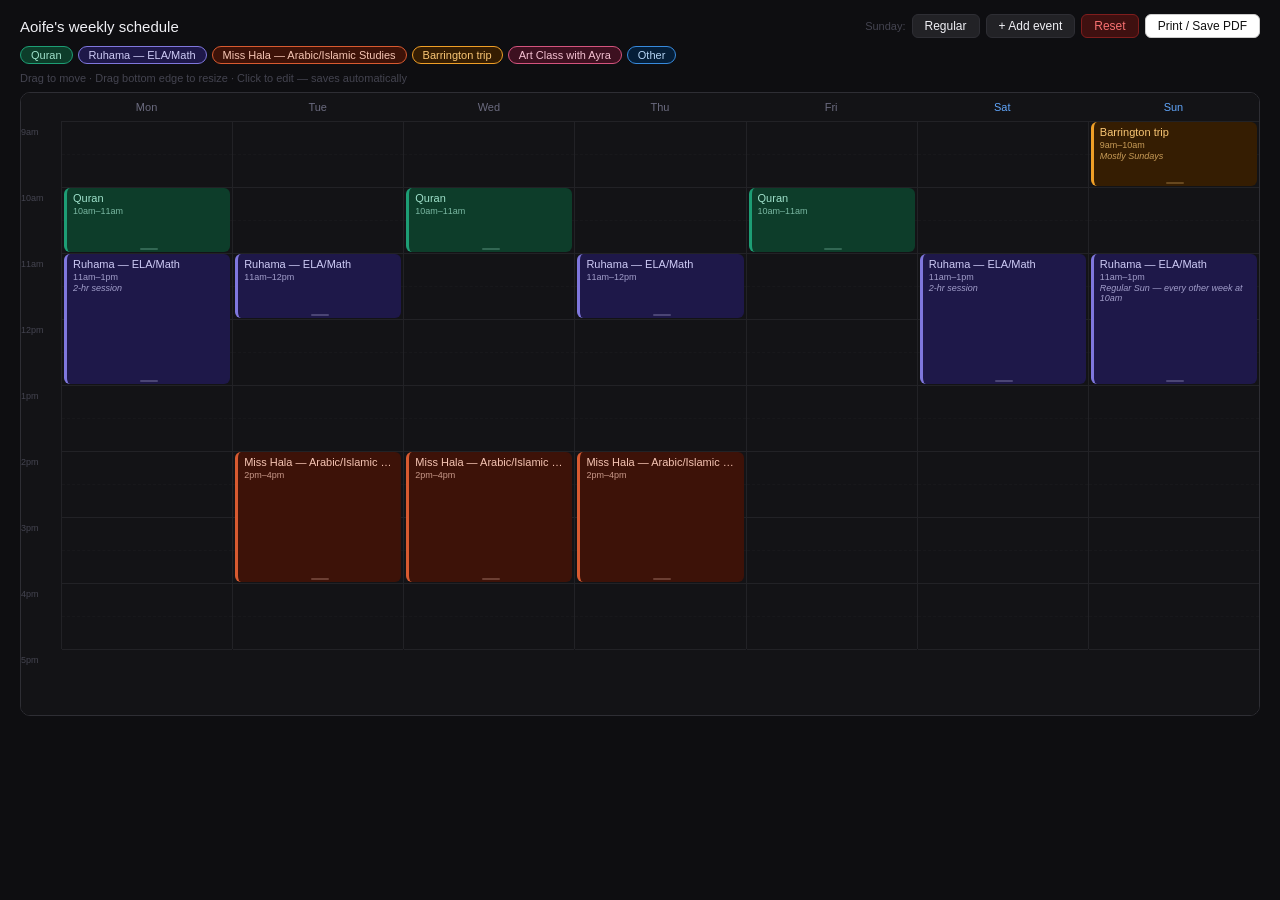
<file: aoife_schedule_3.html>
<!DOCTYPE html>
<html lang="en">
<head>
<meta charset="UTF-8">
<title>Aoife's Weekly Schedule</title>
<style>
/* ── Colour tokens ─────────────────────────────────────── */
:root {
  --bg:        #0e0e11;
  --bg-grid:   #131316;
  --bg-panel:  #1a1a1e;
  --bg-input:  #222226;
  --line:      #222226;
  --border:    #2e2e34;
  --text:      #f0f0f5;
  --text-sub:  #8f8fa0;
  --text-muted:#444450;
  --text-week: #6b6b7f;
  --text-wkend:#60a5fa;
}
html.light-print {
  --bg:        #f6f5f0;
  --bg-grid:   #ffffff;
  --bg-panel:  #f0efe9;
  --bg-input:  #ffffff;
  --line:      #e4e3dd;
  --border:    #d0cfc8;
  --text:      #111;
  --text-sub:  #555;
  --text-muted:#aaa;
  --text-week: #777;
  --text-wkend:#1a6fa0;
}

/* ── Event colour tokens (dark default) ────────────────── */
.q  { --eb:#0D3D2A; --el:#1D9E75; --et:#9FE1CB; }
.r  { --eb:#1E1849; --el:#7F77DD; --et:#CECBF6; }
.h  { --eb:#3D1208; --el:#D85A30; --et:#F5C4B3; }
.b  { --eb:#351D02; --el:#EF9F27; --et:#FAC775; }
.a  { --eb:#3D1020; --el:#D4537E; --et:#F4C0D1; }
.ot { --eb:#051E38; --el:#378ADD; --et:#B5D4F4; }

/* ── Light-print event colour overrides ─────────────────── */
html.light-print .q  { --eb:#B8F0D5; --el:#0F6E56; --et:#04342C; }
html.light-print .r  { --eb:#D4D0F8; --el:#534AB7; --et:#26215C; }
html.light-print .h  { --eb:#F8C8B0; --el:#993C1D; --et:#4A1B0C; }
html.light-print .b  { --eb:#FAD89A; --el:#854F0B; --et:#412402; }
html.light-print .a  { --eb:#F8C0D4; --el:#993556; --et:#4B1528; }
html.light-print .ot { --eb:#BEDBF8; --el:#185FA5; --et:#042C53; }

/* ── Legend pill colours (dark default) ─────────────────── */
.pq  { background:#0D3D2A; color:#9FE1CB; border:0.5px solid #1D9E75; }
.pr  { background:#1E1849; color:#CECBF6; border:0.5px solid #7F77DD; }
.ph  { background:#3D1208; color:#F5C4B3; border:0.5px solid #D85A30; }
.pb  { background:#351D02; color:#FAC775; border:0.5px solid #EF9F27; }
.pa  { background:#3D1020; color:#F4C0D1; border:0.5px solid #D4537E; }
.pot { background:#051E38; color:#B5D4F4; border:0.5px solid #378ADD; }

/* ── Base styles ─────────────────────────────────────────── */
* { box-sizing:border-box; margin:0; padding:0; }
body {
  font-family:-apple-system,BlinkMacSystemFont,'Segoe UI',sans-serif;
  background:var(--bg); color:var(--text);
  padding:14px 20px;
}
.top  { display:flex; justify-content:space-between; align-items:center; margin-bottom:8px; flex-wrap:wrap; gap:8px; }
.title{ font-size:15px; font-weight:500; color:var(--text); }
.controls{ display:flex; gap:6px; align-items:center; flex-wrap:wrap; }
.legend  { display:flex; gap:5px; flex-wrap:wrap; margin-bottom:8px; }
.hint    { font-size:11px; color:var(--text-muted); margin-bottom:8px; }
.pill    { display:inline-block; border-radius:20px; padding:2px 10px; font-size:11px; font-weight:500; transition:opacity .15s; }
.pill:hover{ opacity:.75; }
.grid-outer { overflow-x:auto; border:0.5px solid var(--border); border-radius:10px; }
#grid       { display:flex; background:var(--bg-grid); min-width:560px; }
.panel      { margin-top:10px; padding:12px 14px; background:var(--bg-panel); border-radius:10px; border:0.5px solid var(--border); }
button      { font-family:inherit; font-size:12px; padding:4px 12px; border:0.5px solid var(--border); border-radius:6px; background:var(--bg-input); color:var(--text); cursor:pointer; }
button:hover{ opacity:.78; }
input,select{ font-family:inherit; font-size:12px; padding:4px 8px; border:0.5px solid var(--border); border-radius:6px; background:var(--bg-input); color:var(--text); }
.pbtn { background:#fff; color:#111; border-color:#ccc; font-weight:500; }
.rbtn { background:#3f1010; color:#f87171; border-color:#7f1d1d; }

/* ── Grid components ─────────────────────────────────────── */
.ca  { position:relative; border-left:0.5px solid var(--line); }
.hl  { position:absolute; left:0; right:0; pointer-events:none; border-top:0.5px solid var(--line); }
.hl.hf { opacity:.35; border-top-style:dashed; }

/* ── Event blocks ────────────────────────────────────────── */
.evt {
  position:absolute; left:2px; right:2px;
  border-radius:6px; padding:3px 6px 8px;
  overflow:hidden; z-index:5;
  border-left:3px solid var(--el);
  background:var(--eb);
  user-select:none; -webkit-user-select:none;
  touch-action:none; cursor:grab;
}
.evt:active{ cursor:grabbing; }
.evt.ghost { opacity:.3; }
.et { font-size:11px; font-weight:500; line-height:1.3; overflow:hidden; text-overflow:ellipsis; white-space:nowrap; pointer-events:none; color:var(--et); }
.en { font-size:9px; opacity:.75; margin-top:1px; pointer-events:none; color:var(--et); }
.rh { position:absolute; bottom:0; left:0; right:0; height:7px; cursor:ns-resize; display:flex; align-items:center; justify-content:center; }
.rh:after { content:''; width:18px; height:2px; border-radius:1px; background:var(--et); opacity:.25; display:block; }

/* ── Saved flash ─────────────────────────────────────────── */
.saved-flash { position:fixed; bottom:16px; right:16px; background:#f0f0f5; color:#111; font-size:11px; padding:6px 14px; border-radius:20px; opacity:0; transition:opacity .3s; pointer-events:none; font-family:inherit; z-index:500; }
.saved-flash.show { opacity:1; }

/* ── Print modal ─────────────────────────────────────────── */
.pmb { display:none; position:fixed; inset:0; background:rgba(0,0,0,.7); z-index:900; align-items:center; justify-content:center; }
.pmb.open { display:flex; }
.pmd { background:#1a1a1e; border:0.5px solid #3f3f46; border-radius:14px; padding:24px; width:290px; text-align:center; }
.pmd p    { color:#f0f0f5; font-size:14px; font-weight:500; margin-bottom:5px; }
.pmd small{ color:#71717a; font-size:11px; display:block; margin-bottom:18px; line-height:1.5; }
.pmd .opts{ display:flex; gap:8px; margin-bottom:8px; }
.pmd .opts button { flex:1; padding:8px; font-size:13px; }
.pmd .cancel { color:#71717a; border-color:transparent; background:transparent; width:100%; font-size:12px; }

/* ── Print ───────────────────────────────────────────────── */
@media print {
  @page { size:letter landscape; margin:0.4in; }
  * { -webkit-print-color-adjust:exact; print-color-adjust:exact; }
  .no-print,.top,.legend,.hint,.panel,.saved-flash,.pmb { display:none !important; }
  body { padding:0; background:var(--bg) !important; }
  .grid-outer { border:none; overflow:visible; }
  #grid { min-width:unset !important; background:var(--bg-grid) !important; }
  html.light-print body,
  html.light-print #grid,
  html.light-print .grid-outer { background:#fff !important; }
}
</style>
</head>
<body>

<div class="saved-flash" id="flash">Saved</div>

<div class="pmb" id="pmodal">
  <div class="pmd">
    <p>Choose print theme</p>
    <small>Dark print requires "Background graphics"<br>enabled in Chrome's More Settings</small>
    <div class="opts">
      <button onclick="doPrint('dark')" style="background:#111;color:#fff;border-color:#333;">Dark</button>
      <button onclick="doPrint('light')" class="pbtn">Light</button>
    </div>
    <button class="cancel" onclick="closePM()">Cancel</button>
  </div>
</div>

<div class="top">
  <span class="title">Aoife's weekly schedule</span>
  <div class="controls no-print">
    <span style="font-size:11px;color:var(--text-muted);">Sunday:</span>
    <button id="sun-btn" onclick="toggleSun()">Regular</button>
    <button onclick="openAdd()">+ Add event</button>
    <button onclick="doReset()" class="rbtn">Reset</button>
    <button class="pbtn" onclick="openPM()">Print / Save PDF</button>
  </div>
</div>

<div class="legend" id="legend"></div>

<p class="hint no-print">Drag to move &middot; Drag bottom edge to resize &middot; Click to edit &mdash; saves automatically</p>

<div class="grid-outer"><div id="grid"></div></div>
<div id="panel"></div>

<script>
const SK   = 'aoife_v3';
const DAYS = ["Mon","Tue","Wed","Thu","Fri","Sat","Sun"];
const S=9, E=17, SPH=66, PPH=78;
let PH = SPH;

const CATS = {
  quran:   {label:"Quran",                               cls:"q",  bclr:"#1D9E75"},
  ruhamah: {label:"Ruhama \u2014 ELA/Math",              cls:"r",  bclr:"#7F77DD"},
  hala:    {label:"Miss Hala \u2014 Arabic/Islamic Studies",cls:"h",bclr:"#D85A30"},
  barakot: {label:"Barrington trip",                     cls:"b",  bclr:"#EF9F27"},
  art:     {label:"Art Class with Ayra",                 cls:"a",  bclr:"#D4537E"},
  other:   {label:"Other",                               cls:"ot", bclr:"#378ADD"},
};

let _n=0; const uid=()=>`e${++_n}`;
const catLabel=cat=>catLabels[cat]||CATS[cat]?.label||'Event';
const evLabel=ev=>ev.name||catLabel(ev.cat);
function fmt(h){
  const hh=Math.floor(h),mm=Math.round((h-hh)*60),ap=hh>=12?"pm":"am";
  const h12=hh>12?hh-12:hh===0?12:hh;
  return mm?`${h12}:${String(mm).padStart(2,"0")}${ap}`:`${h12}${ap}`;
}

function defEvents(){
  _n=0;
  return [
    ...[0,2,4].map(d=>({id:uid(),cat:"quran",  day:d,start:10,end:11,note:"",name:""})),
    {id:uid(),cat:"ruhamah",day:0,start:11,end:13,note:"2-hr session",name:""},
    {id:uid(),cat:"ruhamah",day:1,start:11,end:12,note:"",name:""},
    {id:uid(),cat:"ruhamah",day:3,start:11,end:12,note:"",name:""},
    {id:uid(),cat:"ruhamah",day:5,start:11,end:13,note:"2-hr session",name:""},
    {id:uid(),cat:"ruhamah",day:6,start:11,end:13,note:"Regular Sun \u2014 every other week at 10am",name:""},
    ...[1,2,3].map(d=>({id:uid(),cat:"hala",   day:d,start:14,end:16,note:"",name:""})),
    {id:uid(),cat:"barakot",day:6,start:9,end:10,note:"Mostly Sundays",name:"Barrington trip"},
  ];
}

// ── Persistence ───────────────────────────────────────────
let ftimer=null;
function save(){
  try{
    localStorage.setItem(SK,JSON.stringify({events,altSun,catLabels}));
    const f=document.getElementById('flash');
    f.classList.add('show'); clearTimeout(ftimer);
    ftimer=setTimeout(()=>f.classList.remove('show'),1400);
  }catch(e){}
}
function load(){try{const r=localStorage.getItem(SK);return r?JSON.parse(r):null;}catch(e){return null;}}
function doReset(){
  if(!confirm('Reset to defaults? All changes will be cleared.'))return;
  localStorage.removeItem(SK);
  events=defEvents();altSun=false;selId=null;addMode=false;
  document.getElementById('sun-btn').textContent='Regular';
  render();
}

const saved=load();
let events=saved?saved.events:defEvents();
let altSun=saved?saved.altSun:false;
let catLabels=saved?saved.catLabels||{}:{};
if(events.length){const mx=Math.max(...events.map(e=>parseInt(e.id.replace('e',''))||0));if(mx>=_n)_n=mx+1;}

let selId=null,addMode=false,ptr=null;
let nw={cat:"other",day:0,start:10,end:11,note:"",name:""};

// ── Print ─────────────────────────────────────────────────
function openPM(){ document.getElementById('pmodal').classList.add('open'); }
function closePM(){ document.getElementById('pmodal').classList.remove('open'); }
function doPrint(theme){
  closePM();
  const h=document.documentElement;
  theme==='light'?h.classList.add('light-print'):h.classList.remove('light-print');
  setTimeout(()=>{ window.print(); setTimeout(()=>h.classList.remove('light-print'),500); },80);
}
function applyPPH(){ PH=PPH; render(); document.body.offsetHeight; }
function applySPH(){ PH=SPH; render(); }
window.onbeforeprint=applyPPH;
window.onafterprint=applySPH;

// ── Pointer drag / resize ─────────────────────────────────
const snap=h=>Math.round(h*2)/2;
function colRects(){ return DAYS.map((_,di)=>{const el=document.getElementById(`ca-${di}`);return el?el.getBoundingClientRect():null;}); }
function dayAtX(x,rs){ for(let i=0;i<7;i++){const r=rs[i];if(r&&x>=r.left&&x<=r.right)return i;} return -1; }

function onEvtDown(e,id){
  if(e.target.classList.contains("rh"))return;
  e.preventDefault();
  const ev=events.find(x=>x.id===id);if(!ev)return;
  const el=document.getElementById(`ev-${id}`),rect=el.getBoundingClientRect();
  ptr={type:"move",id,offsetH:(e.clientY-rect.top)/PH,duration:ev.end-ev.start,
       moved:false,startX:e.clientX,startY:e.clientY,rects:colRects()};
  el.classList.add("ghost");
  document.addEventListener("pointermove",onMove,{passive:false});
  document.addEventListener("pointerup",onUp);
}
function onRhDown(e,id){
  e.preventDefault();e.stopPropagation();
  const ev=events.find(x=>x.id===id);if(!ev)return;
  const col=document.getElementById(`ca-${ev.day}`);
  ptr={type:"resize",id,colRect:col.getBoundingClientRect(),moved:false,startX:e.clientX,startY:e.clientY};
  document.addEventListener("pointermove",onMove,{passive:false});
  document.addEventListener("pointerup",onUp);
}
function onMove(e){
  if(!ptr)return; e.preventDefault();
  if(Math.abs(e.clientX-ptr.startX)>3||Math.abs(e.clientY-ptr.startY)>3)ptr.moved=true;
  if(ptr.type==="move"){
    const di=dayAtX(e.clientX,ptr.rects);if(di<0)return;
    const r=ptr.rects[di];
    const ns=Math.max(S,Math.min(E-ptr.duration,snap(S+(e.clientY-r.top)/PH-ptr.offsetH)));
    events=events.map(x=>x.id===ptr.id?{...x,day:di,start:ns,end:ns+ptr.duration}:x);
  }else{
    const ev=events.find(x=>x.id===ptr.id);if(!ev)return;
    const ne=Math.max(ev.start+0.5,Math.min(E,snap(S+(e.clientY-ptr.colRect.top)/PH)));
    events=events.map(x=>x.id===ptr.id?{...x,end:ne}:x);
  }
  renderGrid();
  document.getElementById(`ev-${ptr.id}`)?.classList.add("ghost");
}
function onUp(){
  if(!ptr)return;
  const{moved,id}=ptr;ptr=null;
  document.removeEventListener("pointermove",onMove);
  document.removeEventListener("pointerup",onUp);
  if(!moved){selId=selId===id?null:id;addMode=false;}
  render();save();
}

function toggleSun(){
  altSun=!altSun;
  events=events.map(ev=>{
    if(ev.cat==="ruhamah"&&ev.day===6)
      return altSun?{...ev,start:10,end:12,note:"Alt Sunday \u2014 Ruhamah at 10am"}
                   :{...ev,start:11,end:13,note:"Regular Sun \u2014 every other week at 10am"};
    return ev;
  });
  document.getElementById("sun-btn").textContent=altSun?"Alt Sunday":"Regular";
  render();save();
}

function render(){ renderLegend(); renderGrid(); renderPanel(); }

function renderLegend(){
  const leg=document.getElementById('legend'); if(!leg)return;
  const pcls={quran:'pq',ruhamah:'pr',hala:'ph',barakot:'pb',art:'pa',other:'pot'};
  leg.innerHTML=Object.entries(CATS).map(([k,v])=>`
    <span class="pill ${pcls[k]||'pot'}" title="Click to rename"
      style="cursor:pointer;user-select:none;"
      onclick="editCatLabel('${k}',this)">${catLabel(k)}</span>`
  ).join('');
}

function editCatLabel(catKey, pillEl){
  const cur=catLabel(catKey);
  // Replace pill content with inline input
  const pcls=pillEl.className;
  pillEl.innerHTML='';
  const inp=document.createElement('input');
  inp.type='text'; inp.value=cur;
  inp.style.cssText='font-size:11px;font-weight:500;border:none;background:transparent;color:inherit;outline:none;font-family:inherit;padding:0;min-width:40px;width:'+(Math.max(50,cur.length*7.5))+'px;';
  pillEl.appendChild(inp);
  inp.focus(); inp.select();
  let committed=false;
  function commit(){
    if(committed)return; committed=true;
    const val=inp.value.trim();
    const def=CATS[catKey]?.label||'';
    if(val&&val!==def) catLabels[catKey]=val;
    else delete catLabels[catKey];
    render(); save();
  }
  inp.addEventListener('blur',commit);
  inp.addEventListener('keydown',e=>{
    if(e.key==='Enter'){e.preventDefault();inp.blur();}
    if(e.key==='Escape'){committed=true;renderLegend();}
    // auto-resize as user types
    inp.style.width=Math.max(50,inp.value.length*7.5)+'px';
  });
  inp.addEventListener('input',()=>{inp.style.width=Math.max(50,inp.value.length*7.5)+'px';});
}

function renderGrid(){
  const gh=(E-S)*PH, grid=document.getElementById("grid");
  let tc=`<div style="flex-shrink:0;width:40px;padding-top:28px;background:var(--bg-grid);">`;
  for(let h=S;h<=E;h++) tc+=`<div style="height:${PH}px;"><span style="font-size:9px;color:var(--text-muted);">${fmt(h)}</span></div>`;
  tc+=`</div>`;
  const dc=DAYS.map((day,di)=>{
    const isWE=di>=5;
    let col=`<div style="flex:1;min-width:76px;background:var(--bg-grid);">`;
    col+=`<div style="height:28px;display:flex;align-items:center;justify-content:center;">
      <span style="font-size:11px;font-weight:${isWE?500:400};color:${isWE?"var(--text-wkend)":"var(--text-week)"};">${day}</span>
    </div>`;
    col+=`<div class="ca" id="ca-${di}" style="height:${gh}px;">`;
    for(let i=0;i<=E-S;i++){
      col+=`<div class="hl" style="top:${i*PH}px;"></div>`;
      if(i<E-S) col+=`<div class="hl hf" style="top:${i*PH+PH/2}px;"></div>`;
    }
    events.filter(ev=>ev.day===di).forEach(ev=>{
      const c=CATS[ev.cat]||CATS.other;
      const top=(ev.start-S)*PH,height=(ev.end-ev.start)*PH,isSel=ev.id===selId;
      col+=`<div class="evt ${c.cls}" id="ev-${ev.id}"
        style="top:${top+1}px;height:${height-2}px;${isSel?`outline:2px solid ${c.bclr};outline-offset:1px;`:""}"
        onpointerdown="onEvtDown(event,'${ev.id}')">
        <div class="et">${evLabel(ev)}</div>
        <div class="en">${fmt(ev.start)}&ndash;${fmt(ev.end)}</div>
        ${ev.note&&height>46?`<div class="en" style="font-style:italic;white-space:normal;">${ev.note}</div>`:""}
        ${height>22?`<div class="rh" onpointerdown="onRhDown(event,'${ev.id}')"></div>`:""}
      </div>`;
    });
    col+=`</div></div>`;
    return col;
  }).join("");
  grid.innerHTML=tc+dc;
}

function cOpts(sel){ return Object.entries(CATS).map(([k,v])=>`<option value="${k}"${sel===k?" selected":""}>${catLabel(k)}</option>`).join(""); }
function dOpts(sel){ return DAYS.map((d,i)=>`<option value="${i}"${sel===i?" selected":""}>${d}</option>`).join(""); }

function renderPanel(){
  const panel=document.getElementById("panel");
  if(addMode){
    panel.innerHTML=`<div class="panel no-print">
      <div style="display:flex;justify-content:space-between;align-items:center;margin-bottom:10px;">
        <span style="font-size:13px;font-weight:500;">Add event</span>
        <button onclick="closeP()">&#x2715;</button>
      </div>
      <div style="display:grid;grid-template-columns:1fr 1fr;gap:8px;">
        <div><label style="font-size:11px;color:var(--text-sub);">Custom name</label><br>
          <input type="text" placeholder="leave blank for default" oninput="nw.name=this.value" style="width:100%;margin-top:3px;"></div>
        <div><label style="font-size:11px;color:var(--text-sub);">Type</label><br>
          <select onchange="nw.cat=this.value" style="width:100%;margin-top:3px;">${cOpts(nw.cat)}</select></div>
        <div><label style="font-size:11px;color:var(--text-sub);">Day</label><br>
          <select onchange="nw.day=+this.value" style="width:100%;margin-top:3px;">${dOpts(nw.day)}</select></div>
        <div style="display:flex;gap:6px;">
          <div style="flex:1;"><label style="font-size:11px;color:var(--text-sub);">Start</label><br>
            <input type="number" min="${S}" max="${E}" step="0.5" value="${nw.start}" oninput="nw.start=+this.value" style="width:100%;margin-top:3px;"></div>
          <div style="flex:1;"><label style="font-size:11px;color:var(--text-sub);">End</label><br>
            <input type="number" min="${S}" max="${E}" step="0.5" value="${nw.end}" oninput="nw.end=+this.value" style="width:100%;margin-top:3px;"></div>
        </div>
      </div>
      <div style="margin-top:8px;"><label style="font-size:11px;color:var(--text-sub);">Note (optional)</label><br>
        <input type="text" placeholder="e.g. every other week" oninput="nw.note=this.value" style="width:100%;margin-top:3px;"></div>
      <div style="display:flex;gap:8px;margin-top:10px;">
        <button onclick="saveNew()" style="flex:1;">Add event</button>
        <button onclick="closeP()">Cancel</button>
      </div></div>`;
    return;
  }
  if(!selId){panel.innerHTML="";return;}
  const ev=events.find(x=>x.id===selId);
  if(!ev){panel.innerHTML="";return;}
  panel.innerHTML=`<div class="panel no-print">
    <div style="display:flex;justify-content:space-between;align-items:center;margin-bottom:10px;">
      <span style="font-size:13px;font-weight:500;">${evLabel(ev)}</span>
      <button onclick="closeP()">&#x2715;</button>
    </div>
    <div style="display:grid;grid-template-columns:1fr 1fr;gap:8px;margin-bottom:8px;">
      <div><label style="font-size:11px;color:var(--text-sub);">Custom name</label><br>
        <input type="text" value="${evLabel(ev)}"
          onchange="updName('${ev.id}',this.value)" style="width:100%;margin-top:3px;"></div>
      <div><label style="font-size:11px;color:var(--text-sub);">Type</label><br>
        <select onchange="updF('${ev.id}','cat',this.value)" style="width:100%;margin-top:3px;">${cOpts(ev.cat)}</select></div>
      <div><label style="font-size:11px;color:var(--text-sub);">Day</label><br>
        <select onchange="updF('${ev.id}','day',+this.value)" style="width:100%;margin-top:3px;">${dOpts(ev.day)}</select></div>
      <div style="display:flex;gap:6px;">
        <div style="flex:1;"><label style="font-size:11px;color:var(--text-sub);">Start</label><br>
          <input type="number" min="${S}" max="${E}" step="0.5" value="${ev.start}"
            onchange="updF('${ev.id}','start',+this.value)" style="width:100%;margin-top:3px;"></div>
        <div style="flex:1;"><label style="font-size:11px;color:var(--text-sub);">End</label><br>
          <input type="number" min="${S}" max="${E}" step="0.5" value="${ev.end}"
            onchange="updF('${ev.id}','end',+this.value)" style="width:100%;margin-top:3px;"></div>
      </div>
    </div>
    <div style="margin-bottom:10px;"><label style="font-size:11px;color:var(--text-sub);">Note</label><br>
      <input type="text" value="${ev.note}" placeholder="optional note"
        onchange="updF('${ev.id}','note',this.value)" style="width:100%;margin-top:3px;"></div>
    <button onclick="delEvt('${ev.id}')" style="color:#f87171;border-color:#7f1d1d;background:#3f1010;">Delete event</button>
  </div>`;
}

function updName(id,val){
  const ev=events.find(x=>x.id===id);
  const def=CATS[ev?.cat]?.label||'';
  // If cleared or matches default label, remove custom name (revert to default)
  updF(id,'name',(val.trim()===''||val.trim()===def)?'':val.trim());
}
function closeP(){ selId=null;addMode=false;render(); }
function delEvt(id){ events=events.filter(x=>x.id!==id);selId=null;render();save(); }
function updF(id,f,v){ events=events.map(x=>x.id===id?{...x,[f]:v}:x);render();save(); }
function openAdd(){ selId=null;addMode=true;nw={cat:"other",day:0,start:10,end:11,note:"",name:""};render(); }
function saveNew(){
  if(nw.end<=nw.start){alert("End must be after start.");return;}
  events=[...events,{...nw,id:uid()}];addMode=false;render();save();
}

if(altSun) document.getElementById('sun-btn').textContent='Alt Sunday';
render();
</script>
</body>
</html>
</file>
